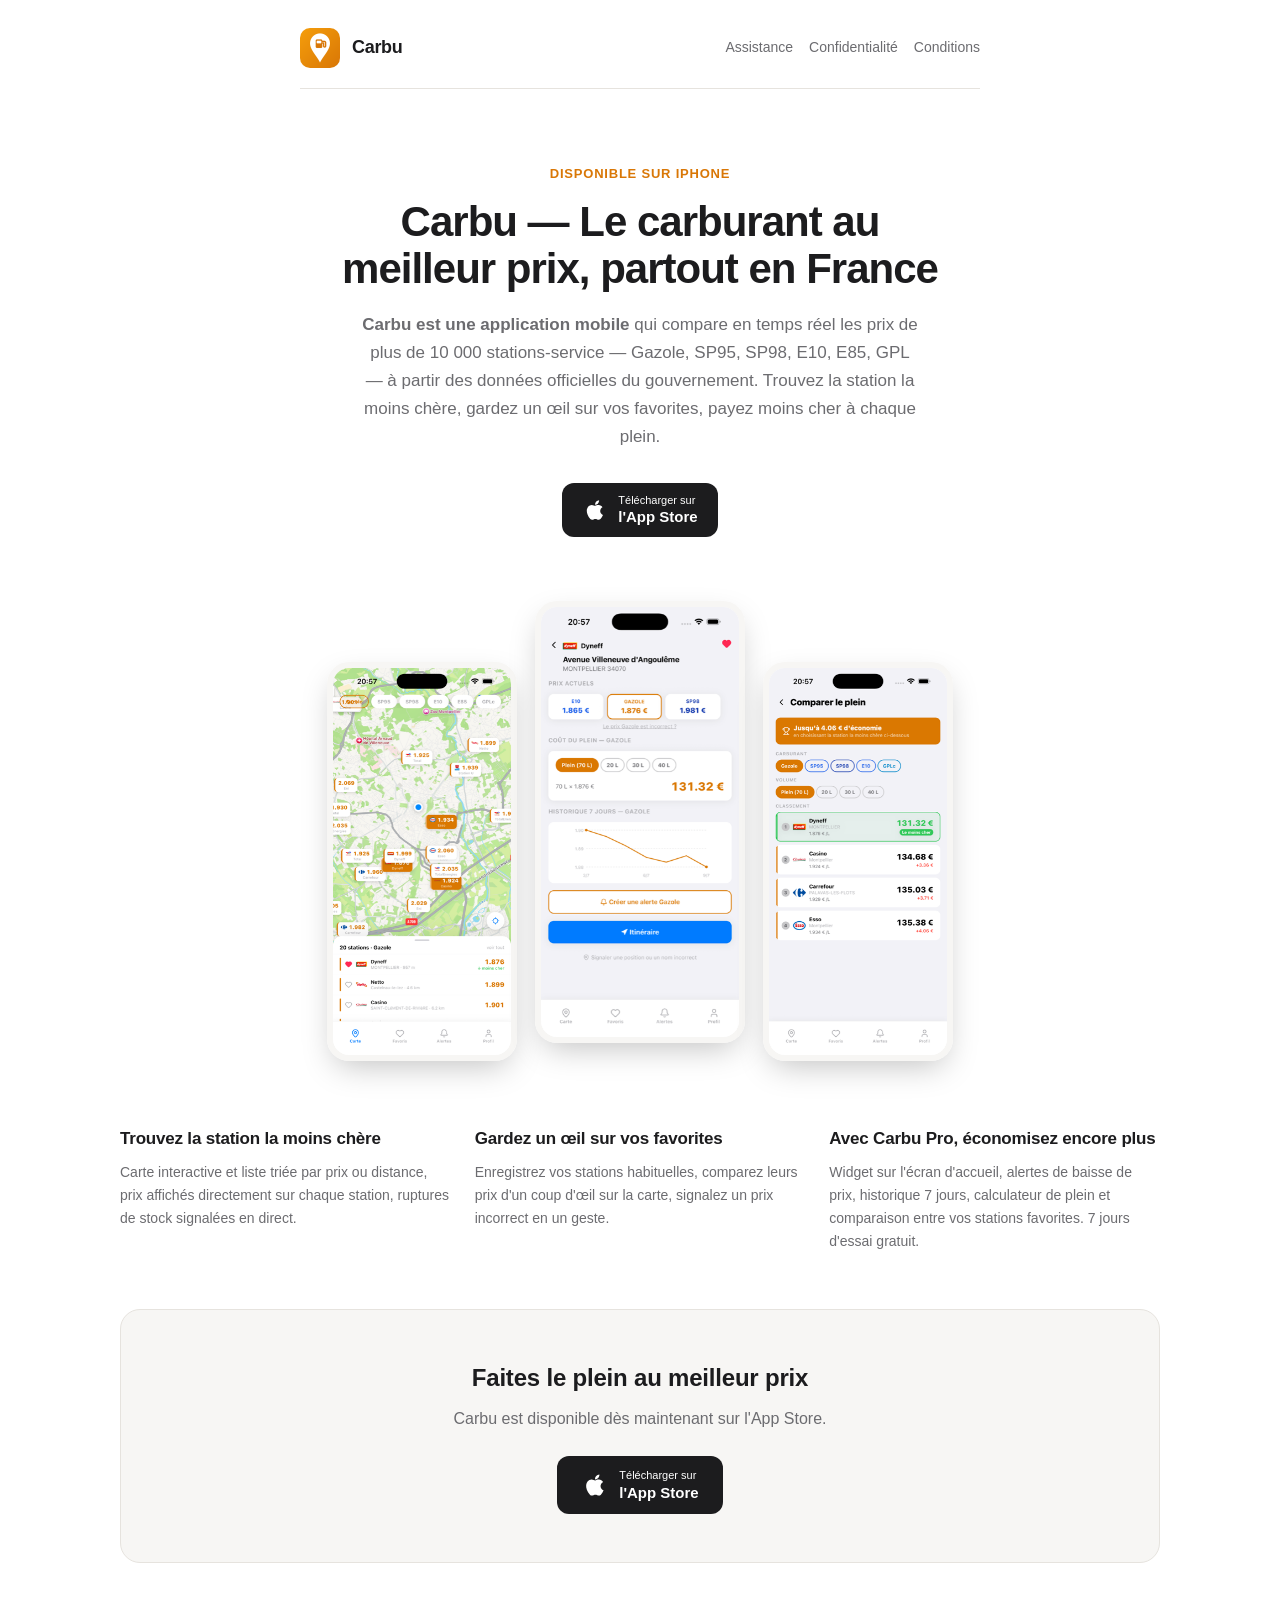
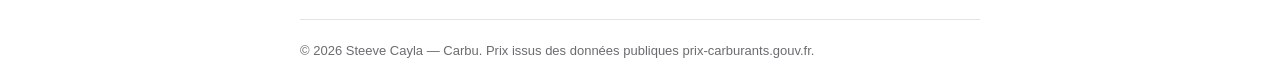
<file: index.html>
<!DOCTYPE html>
<html lang="fr">
<head>
  <meta charset="utf-8">
  <meta name="viewport" content="width=device-width, initial-scale=1">
  <title>Carbu — Le carburant au meilleur prix</title>
  <meta name="description" content="Carbu compare en temps réel les prix de plus de 10 000 stations-service en France. Trouvez la station la moins chère, gardez un œil sur vos favorites, économisez à chaque plein.">
  <link rel="stylesheet" href="style.css">
  <link rel="icon" type="image/png" href="icon.png">
</head>
<body class="landing">
  <header>
    <img class="mark" src="icon.png" alt="Carbu">
    <span class="name">Carbu</span>
    <nav>
      <a href="support.html">Assistance</a>
      <a href="privacy.html">Confidentialité</a>
      <a href="terms.html">Conditions</a>
    </nav>
  </header>

  <main class="landing-main">
    <section class="hero">
      <p class="eyebrow">Disponible sur iPhone</p>
      <h1>Carbu — Le carburant au<br>meilleur prix, partout en France</h1>
      <p class="lead"><strong>Carbu est une application mobile</strong> qui compare en temps réel les prix de plus de 10&nbsp;000 stations-service
        — Gazole, SP95, SP98, E10, E85, GPL — à partir des données officielles du gouvernement.
        Trouvez la station la moins chère, gardez un œil sur vos favorites, payez moins cher à chaque plein.</p>

      <a class="store-badge" href="https://apps.apple.com/fr/app/carbu-carburant-malin/id6787027385" target="_blank" rel="noopener">
        <svg viewBox="0 0 24 24" width="26" height="26" fill="currentColor" aria-hidden="true">
          <path d="M17.05 20.28c-.98.95-2.05.88-3.08.4-1.09-.5-2.08-.52-3.24 0-1.44.63-2.2.44-3.06-.4C2.79 15.25 3.51 7.59 9.05 7.31c1.35.07 2.29.74 3.08.8.93-.19 1.9-.87 3.23-.75 1.6.13 2.8.83 3.55 1.99-3.2 1.92-2.54 6.03.43 7.2-.5 1.28-1.14 2.55-2.29 3.73ZM12.03 7.25c-.15-2.24 1.66-4.09 3.72-4.25.28 2.15-1.94 4.4-3.72 4.25Z"/>
        </svg>
        <span>Télécharger sur<br><strong>l'App Store</strong></span>
      </a>
    </section>

    <section class="shots" aria-label="Aperçu de l'application">
      <img src="shots/01-carte.png" alt="Carte des stations avec prix">
      <img src="shots/03-station.png" alt="Fiche station avec historique et itinéraire" class="raise">
      <img src="shots/04-comparaison.png" alt="Comparaison du coût du plein entre favoris">
    </section>

    <section class="features">
      <div class="feature">
        <h2>Trouvez la station la moins chère</h2>
        <p>Carte interactive et liste triée par prix ou distance, prix affichés directement sur chaque station, ruptures de stock signalées en direct.</p>
      </div>
      <div class="feature">
        <h2>Gardez un œil sur vos favorites</h2>
        <p>Enregistrez vos stations habituelles, comparez leurs prix d'un coup d'œil sur la carte, signalez un prix incorrect en un geste.</p>
      </div>
      <div class="feature">
        <h2>Avec Carbu Pro, économisez encore plus</h2>
        <p>Widget sur l'écran d'accueil, alertes de baisse de prix, historique 7 jours, calculateur de plein et comparaison entre vos stations favorites. 7 jours d'essai gratuit.</p>
      </div>
    </section>

    <section class="cta">
      <h2>Faites le plein au meilleur prix</h2>
      <p>Carbu est disponible dès maintenant sur l'App Store.</p>
      <a class="store-badge store-badge--big" href="https://apps.apple.com/fr/app/carbu-carburant-malin/id6787027385" target="_blank" rel="noopener">
        <svg viewBox="0 0 24 24" width="28" height="28" fill="currentColor" aria-hidden="true">
          <path d="M17.05 20.28c-.98.95-2.05.88-3.08.4-1.09-.5-2.08-.52-3.24 0-1.44.63-2.2.44-3.06-.4C2.79 15.25 3.51 7.59 9.05 7.31c1.35.07 2.29.74 3.08.8.93-.19 1.9-.87 3.23-.75 1.6.13 2.8.83 3.55 1.99-3.2 1.92-2.54 6.03.43 7.2-.5 1.28-1.14 2.55-2.29 3.73ZM12.03 7.25c-.15-2.24 1.66-4.09 3.72-4.25.28 2.15-1.94 4.4-3.72 4.25Z"/>
        </svg>
        <span>Télécharger sur<br><strong>l'App Store</strong></span>
      </a>
    </section>
  </main>

  <footer>© 2026 Steeve Cayla — Carbu. Prix issus des données publiques prix-carburants.gouv.fr.</footer>
</body>
</html>
</file>
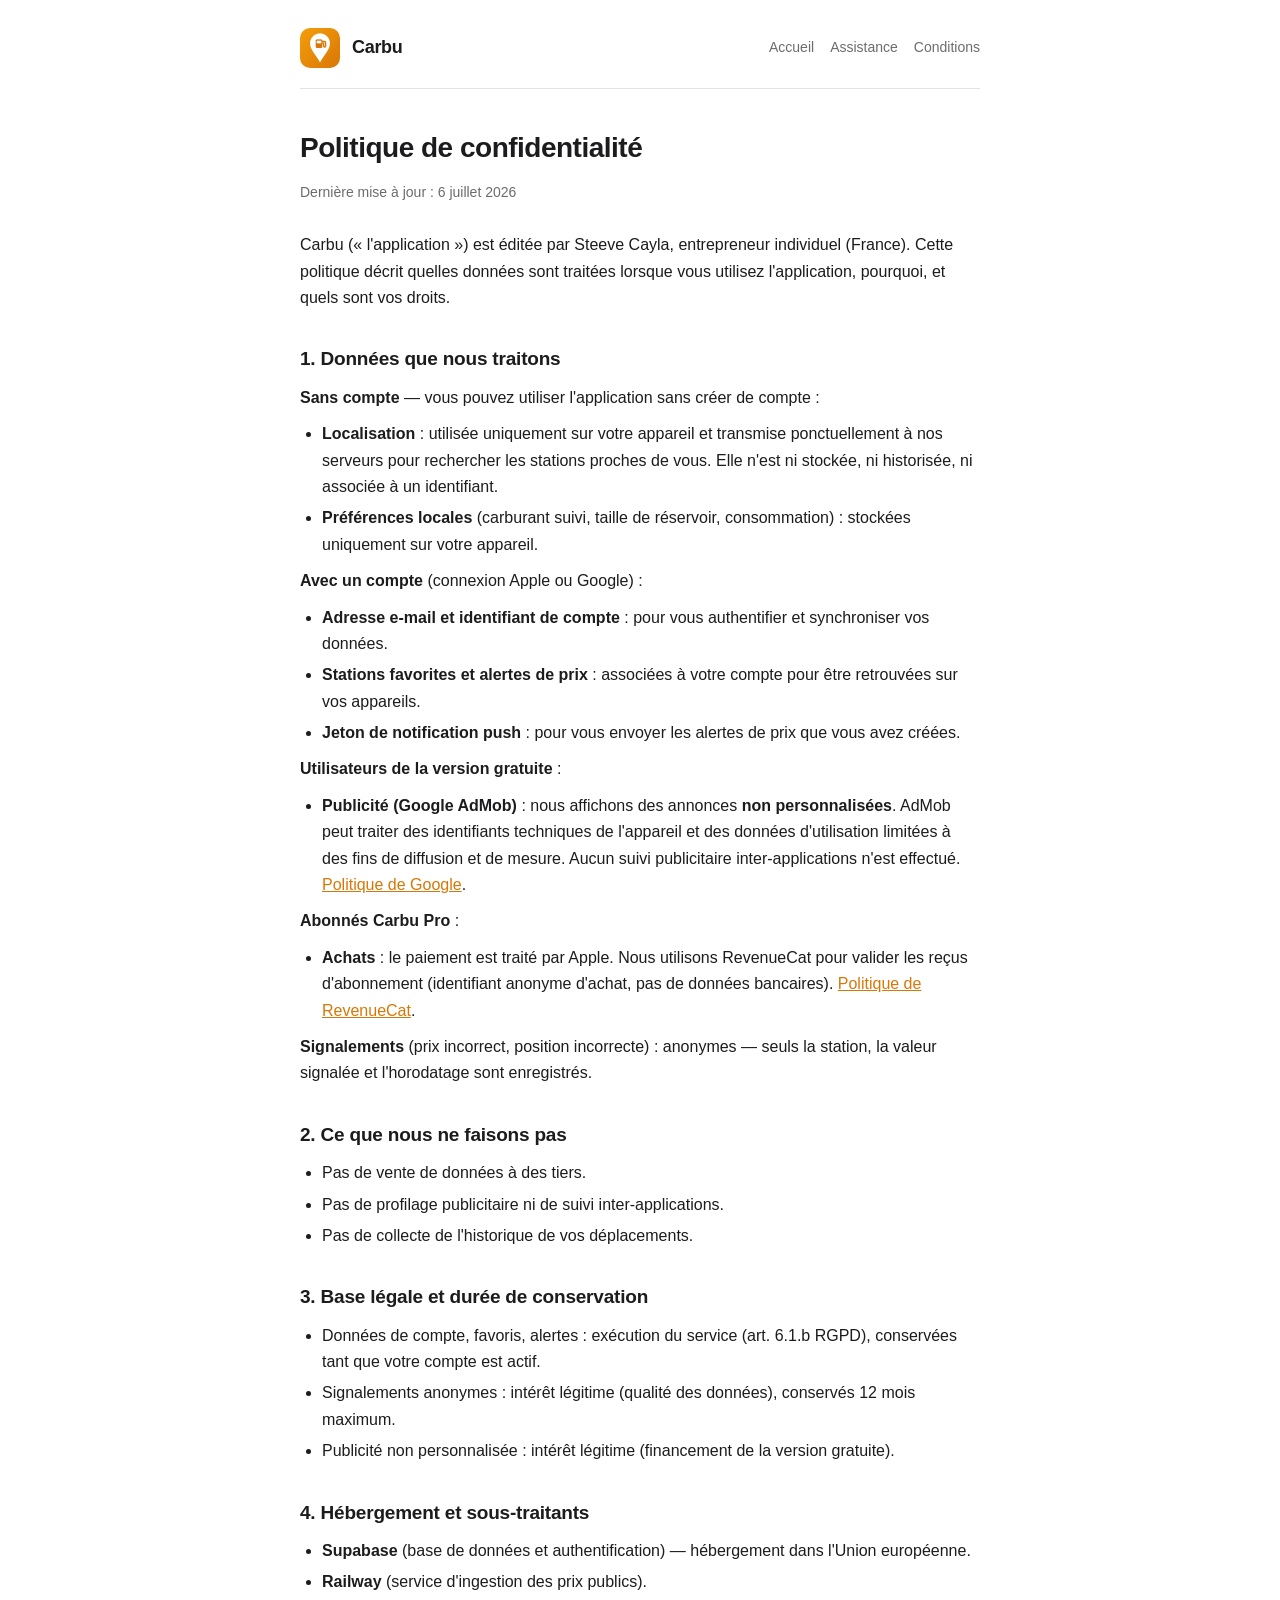
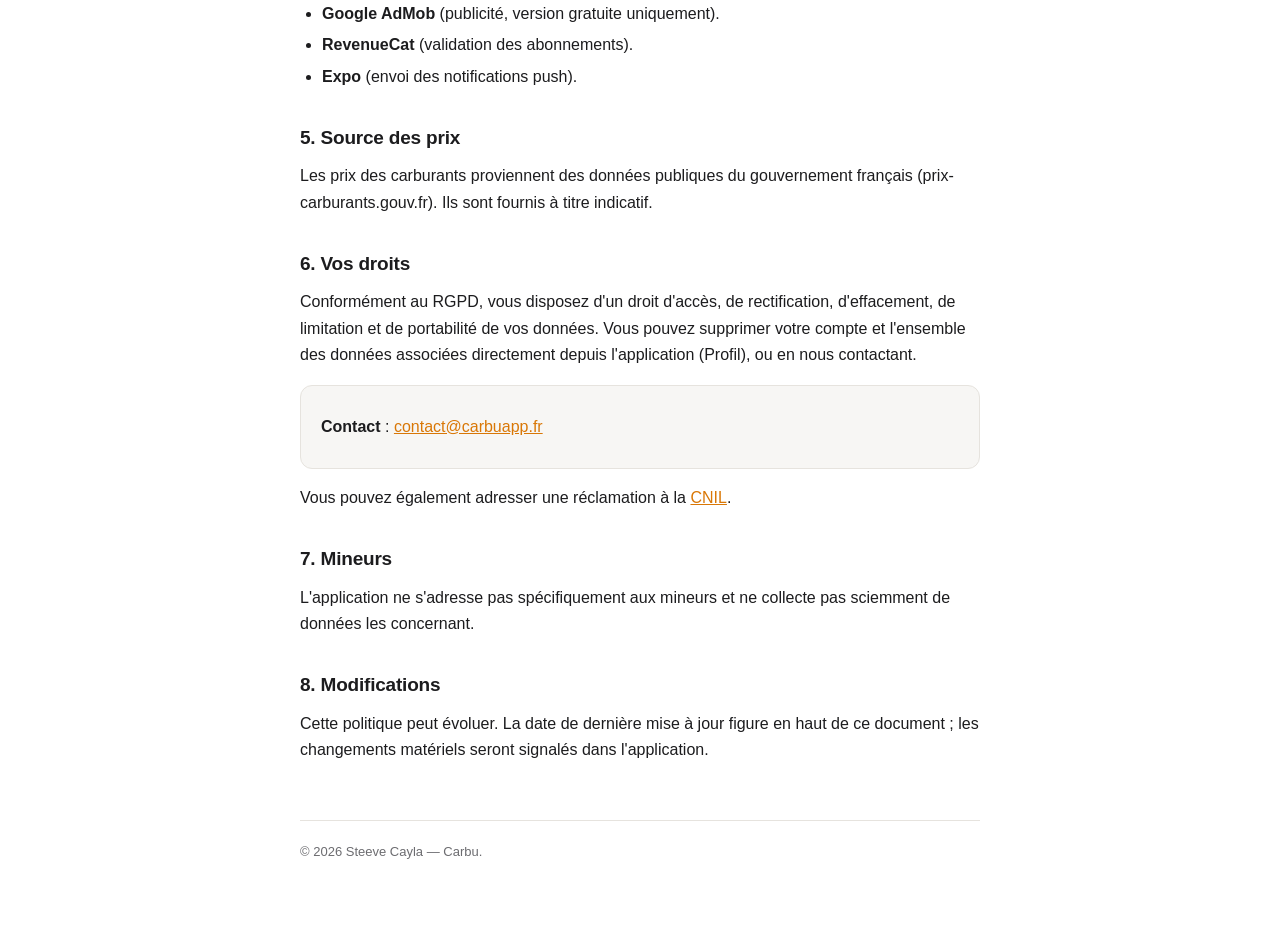
<file: privacy.html>
<!DOCTYPE html>
<html lang="fr">
<head>
  <meta charset="utf-8">
  <meta name="viewport" content="width=device-width, initial-scale=1">
  <title>Politique de confidentialité — Carbu</title>
  <link rel="stylesheet" href="style.css">
  <link rel="icon" type="image/png" href="icon.png">
</head>
<body>
  <header>
    <img class="mark" src="icon.png" alt="Carbu">
    <span class="name">Carbu</span>
    <nav>
      <a href="index.html">Accueil</a>
      <a href="support.html">Assistance</a>
      <a href="terms.html">Conditions</a>
    </nav>
  </header>
  <main>
    <h1>Politique de confidentialité</h1>
    <p class="updated">Dernière mise à jour : 6 juillet 2026</p>

    <p>Carbu (« l'application ») est éditée par Steeve Cayla, entrepreneur individuel (France).
    Cette politique décrit quelles données sont traitées lorsque vous utilisez l'application,
    pourquoi, et quels sont vos droits.</p>

    <h2>1. Données que nous traitons</h2>
    <p><strong>Sans compte</strong> — vous pouvez utiliser l'application sans créer de compte :</p>
    <ul>
      <li><strong>Localisation</strong> : utilisée uniquement sur votre appareil et transmise
      ponctuellement à nos serveurs pour rechercher les stations proches de vous. Elle n'est ni
      stockée, ni historisée, ni associée à un identifiant.</li>
      <li><strong>Préférences locales</strong> (carburant suivi, taille de réservoir,
      consommation) : stockées uniquement sur votre appareil.</li>
    </ul>
    <p><strong>Avec un compte</strong> (connexion Apple ou Google) :</p>
    <ul>
      <li><strong>Adresse e-mail et identifiant de compte</strong> : pour vous authentifier et
      synchroniser vos données.</li>
      <li><strong>Stations favorites et alertes de prix</strong> : associées à votre compte pour
      être retrouvées sur vos appareils.</li>
      <li><strong>Jeton de notification push</strong> : pour vous envoyer les alertes de prix que
      vous avez créées.</li>
    </ul>
    <p><strong>Utilisateurs de la version gratuite</strong> :</p>
    <ul>
      <li><strong>Publicité (Google AdMob)</strong> : nous affichons des annonces
      <strong>non personnalisées</strong>. AdMob peut traiter des identifiants techniques de
      l'appareil et des données d'utilisation limitées à des fins de diffusion et de mesure.
      Aucun suivi publicitaire inter-applications n'est effectué.
      <a href="https://policies.google.com/privacy">Politique de Google</a>.</li>
    </ul>
    <p><strong>Abonnés Carbu Pro</strong> :</p>
    <ul>
      <li><strong>Achats</strong> : le paiement est traité par Apple. Nous utilisons RevenueCat
      pour valider les reçus d'abonnement (identifiant anonyme d'achat, pas de données
      bancaires). <a href="https://www.revenuecat.com/privacy">Politique de RevenueCat</a>.</li>
    </ul>
    <p><strong>Signalements</strong> (prix incorrect, position incorrecte) : anonymes — seuls la
    station, la valeur signalée et l'horodatage sont enregistrés.</p>

    <h2>2. Ce que nous ne faisons pas</h2>
    <ul>
      <li>Pas de vente de données à des tiers.</li>
      <li>Pas de profilage publicitaire ni de suivi inter-applications.</li>
      <li>Pas de collecte de l'historique de vos déplacements.</li>
    </ul>

    <h2>3. Base légale et durée de conservation</h2>
    <ul>
      <li>Données de compte, favoris, alertes : exécution du service (art. 6.1.b RGPD),
      conservées tant que votre compte est actif.</li>
      <li>Signalements anonymes : intérêt légitime (qualité des données), conservés 12 mois
      maximum.</li>
      <li>Publicité non personnalisée : intérêt légitime (financement de la version gratuite).</li>
    </ul>

    <h2>4. Hébergement et sous-traitants</h2>
    <ul>
      <li><strong>Supabase</strong> (base de données et authentification) — hébergement dans
      l'Union européenne.</li>
      <li><strong>Railway</strong> (service d'ingestion des prix publics).</li>
      <li><strong>Google AdMob</strong> (publicité, version gratuite uniquement).</li>
      <li><strong>RevenueCat</strong> (validation des abonnements).</li>
      <li><strong>Expo</strong> (envoi des notifications push).</li>
    </ul>

    <h2>5. Source des prix</h2>
    <p>Les prix des carburants proviennent des données publiques du gouvernement français
    (prix-carburants.gouv.fr). Ils sont fournis à titre indicatif.</p>

    <h2>6. Vos droits</h2>
    <p>Conformément au RGPD, vous disposez d'un droit d'accès, de rectification, d'effacement,
    de limitation et de portabilité de vos données. Vous pouvez supprimer votre compte et
    l'ensemble des données associées directement depuis l'application (Profil), ou en nous
    contactant.</p>
    <div class="card">
      <p><strong>Contact</strong> : <a href="mailto:contact@carbuapp.fr">contact@carbuapp.fr</a></p>
    </div>
    <p>Vous pouvez également adresser une réclamation à la <a href="https://www.cnil.fr">CNIL</a>.</p>

    <h2>7. Mineurs</h2>
    <p>L'application ne s'adresse pas spécifiquement aux mineurs et ne collecte pas sciemment de
    données les concernant.</p>

    <h2>8. Modifications</h2>
    <p>Cette politique peut évoluer. La date de dernière mise à jour figure en haut de ce
    document ; les changements matériels seront signalés dans l'application.</p>
  </main>
  <footer>© 2026 Steeve Cayla — Carbu.</footer>
</body>
</html>
</file>
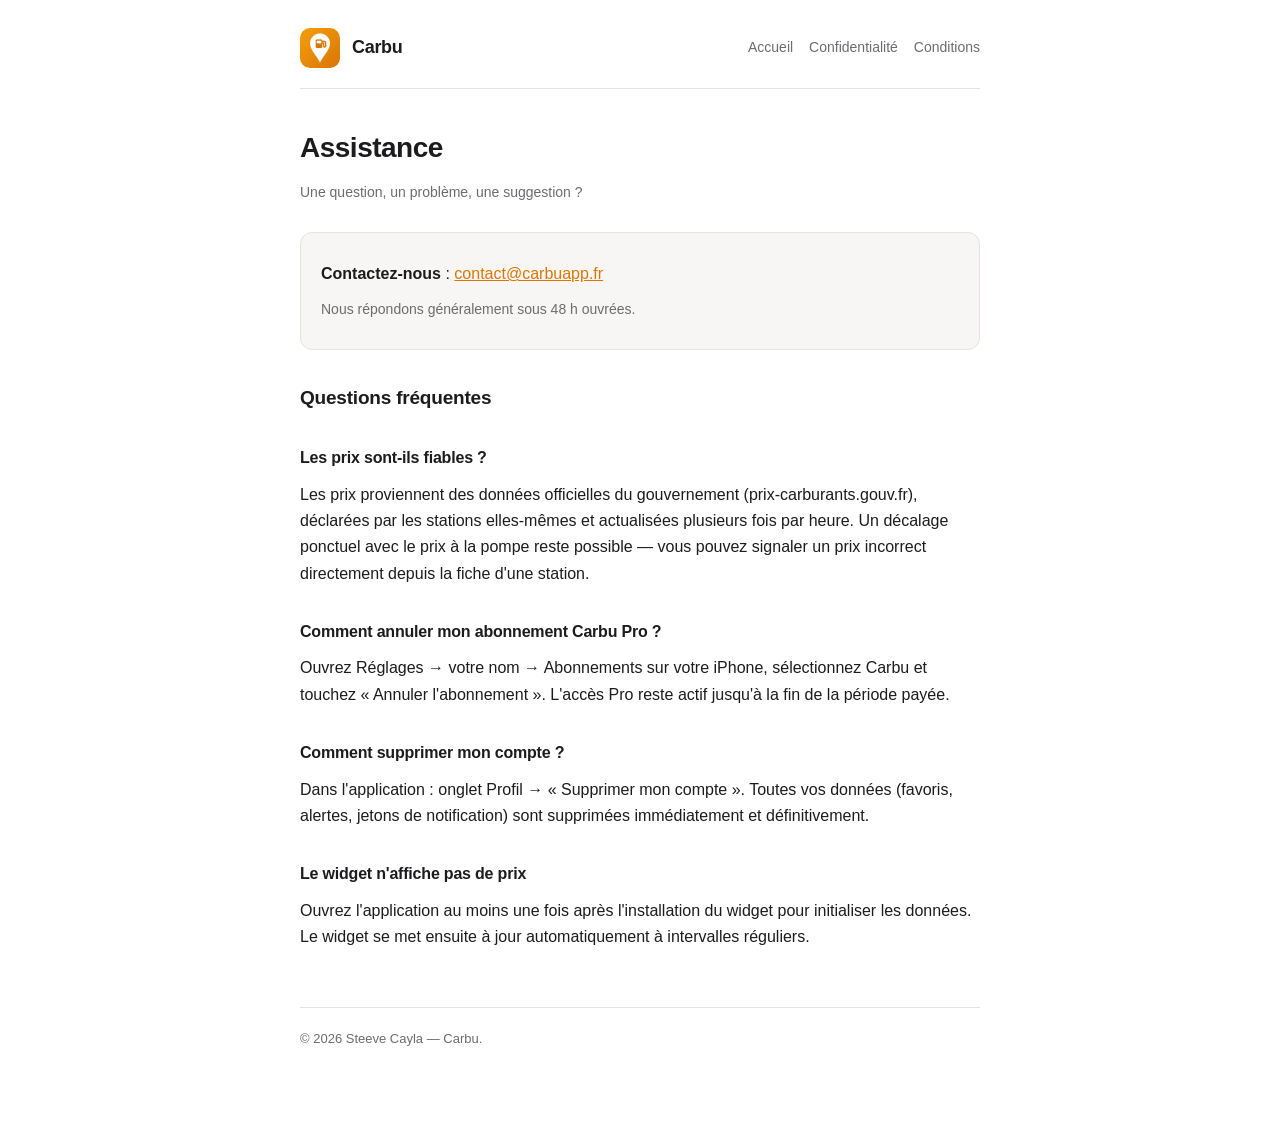
<file: support.html>
<!DOCTYPE html>
<html lang="fr">
<head>
  <meta charset="utf-8">
  <meta name="viewport" content="width=device-width, initial-scale=1">
  <title>Assistance — Carbu</title>
  <link rel="stylesheet" href="style.css">
  <link rel="icon" type="image/png" href="icon.png">
</head>
<body>
  <header>
    <img class="mark" src="icon.png" alt="Carbu">
    <span class="name">Carbu</span>
    <nav>
      <a href="index.html">Accueil</a>
      <a href="privacy.html">Confidentialité</a>
      <a href="terms.html">Conditions</a>
    </nav>
  </header>
  <main>
    <h1>Assistance</h1>
    <p class="updated">Une question, un problème, une suggestion ?</p>

    <div class="card">
      <p><strong>Contactez-nous</strong> : <a href="mailto:contact@carbuapp.fr">contact@carbuapp.fr</a></p>
      <p class="muted">Nous répondons généralement sous 48 h ouvrées.</p>
    </div>

    <h2>Questions fréquentes</h2>

    <h2 style="font-size:16px">Les prix sont-ils fiables ?</h2>
    <p>Les prix proviennent des données officielles du gouvernement
    (prix-carburants.gouv.fr), déclarées par les stations elles-mêmes et actualisées plusieurs
    fois par heure. Un décalage ponctuel avec le prix à la pompe reste possible — vous pouvez
    signaler un prix incorrect directement depuis la fiche d'une station.</p>

    <h2 style="font-size:16px">Comment annuler mon abonnement Carbu Pro ?</h2>
    <p>Ouvrez Réglages → votre nom → Abonnements sur votre iPhone, sélectionnez Carbu et
    touchez « Annuler l'abonnement ». L'accès Pro reste actif jusqu'à la fin de la période
    payée.</p>

    <h2 style="font-size:16px">Comment supprimer mon compte ?</h2>
    <p>Dans l'application : onglet Profil → « Supprimer mon compte ». Toutes vos données
    (favoris, alertes, jetons de notification) sont supprimées immédiatement et
    définitivement.</p>

    <h2 style="font-size:16px">Le widget n'affiche pas de prix</h2>
    <p>Ouvrez l'application au moins une fois après l'installation du widget pour initialiser
    les données. Le widget se met ensuite à jour automatiquement à intervalles réguliers.</p>
  </main>
  <footer>© 2026 Steeve Cayla — Carbu.</footer>
</body>
</html>
</file>
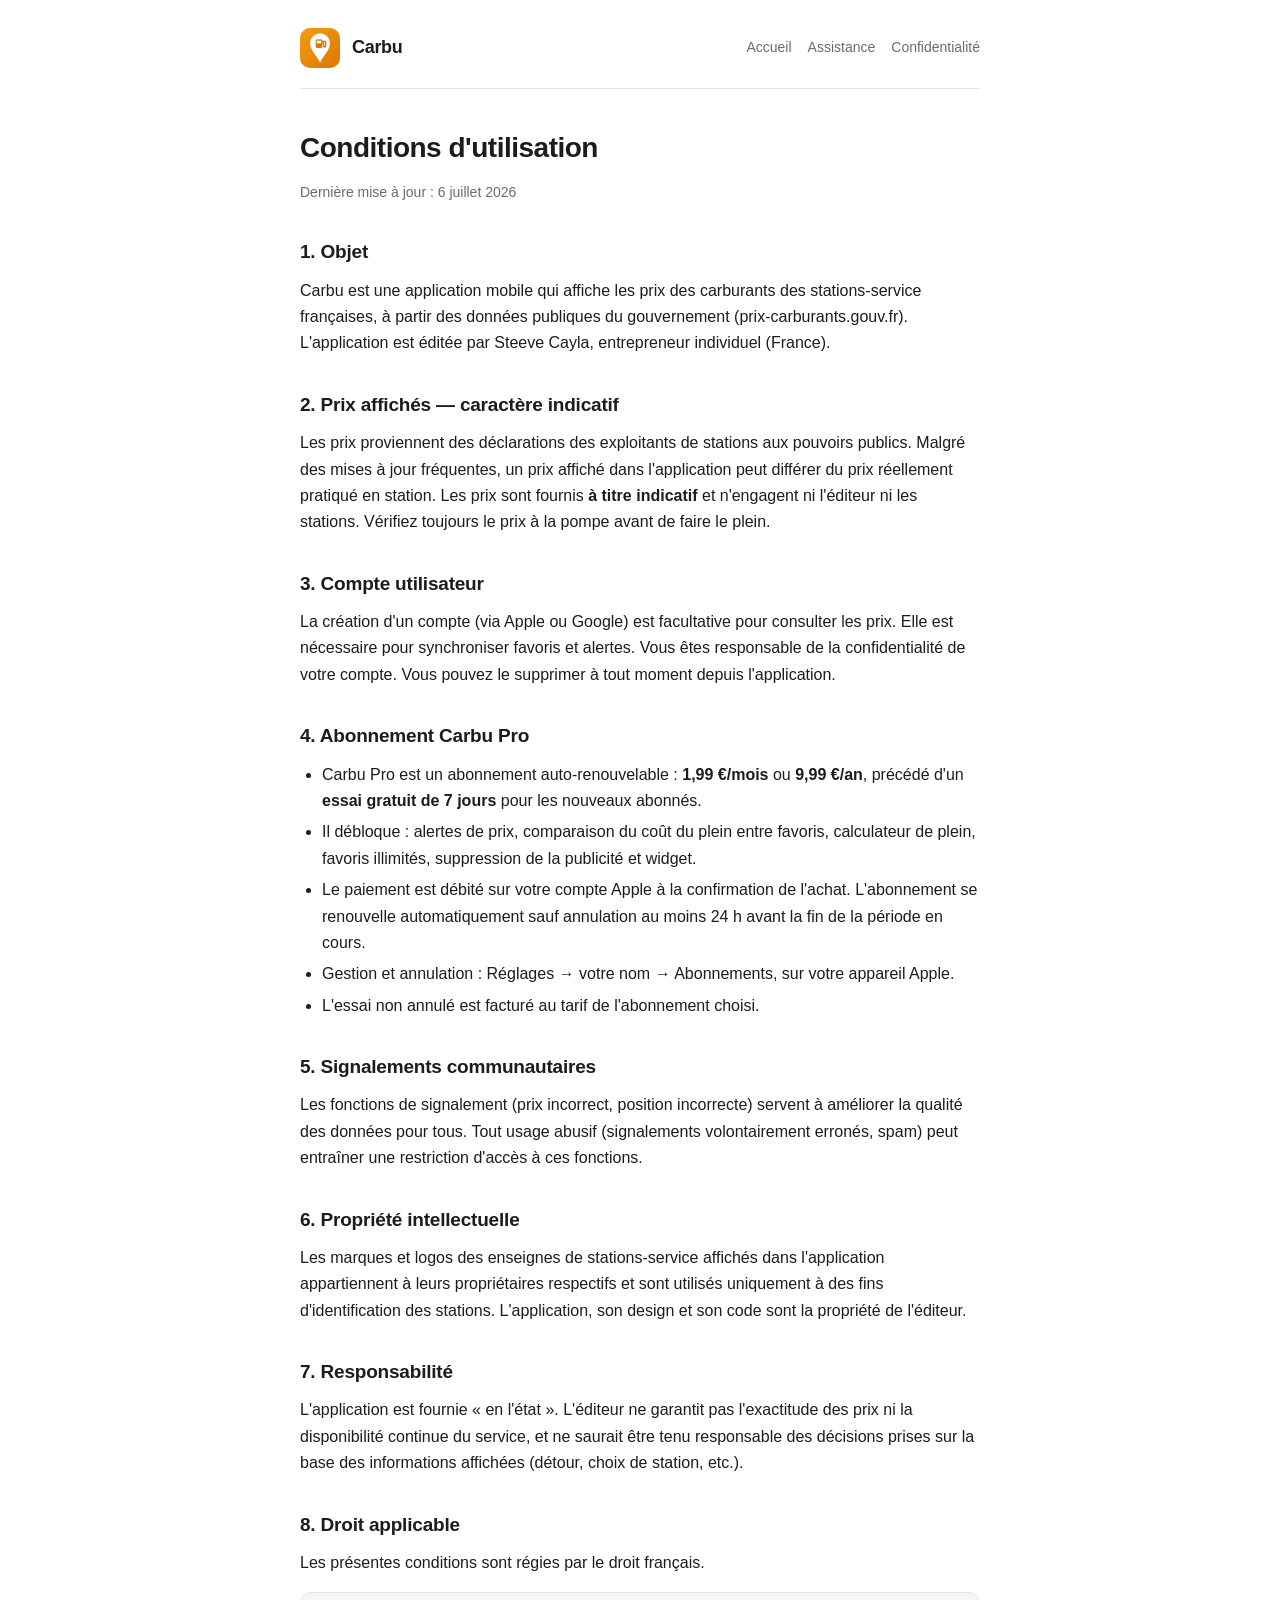
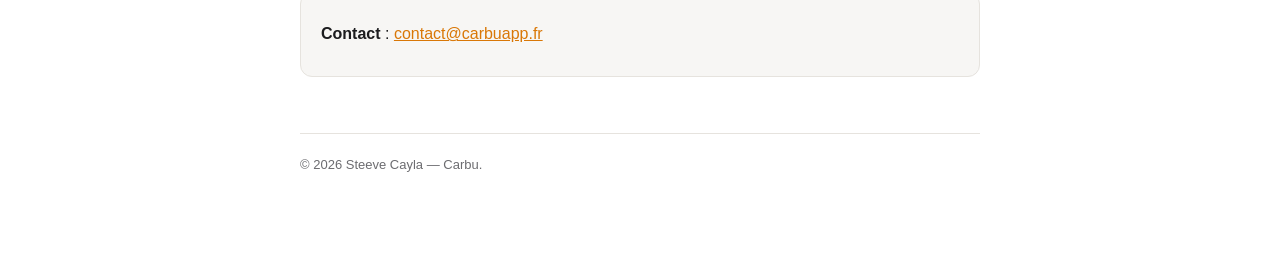
<file: terms.html>
<!DOCTYPE html>
<html lang="fr">
<head>
  <meta charset="utf-8">
  <meta name="viewport" content="width=device-width, initial-scale=1">
  <title>Conditions d'utilisation — Carbu</title>
  <link rel="stylesheet" href="style.css">
  <link rel="icon" type="image/png" href="icon.png">
</head>
<body>
  <header>
    <img class="mark" src="icon.png" alt="Carbu">
    <span class="name">Carbu</span>
    <nav>
      <a href="index.html">Accueil</a>
      <a href="support.html">Assistance</a>
      <a href="privacy.html">Confidentialité</a>
    </nav>
  </header>
  <main>
    <h1>Conditions d'utilisation</h1>
    <p class="updated">Dernière mise à jour : 6 juillet 2026</p>

    <h2>1. Objet</h2>
    <p>Carbu est une application mobile qui affiche les prix des carburants des stations-service
    françaises, à partir des données publiques du gouvernement (prix-carburants.gouv.fr).
    L'application est éditée par Steeve Cayla, entrepreneur individuel (France).</p>

    <h2>2. Prix affichés — caractère indicatif</h2>
    <p>Les prix proviennent des déclarations des exploitants de stations aux pouvoirs publics.
    Malgré des mises à jour fréquentes, un prix affiché dans l'application peut différer du prix
    réellement pratiqué en station. Les prix sont fournis <strong>à titre indicatif</strong> et
    n'engagent ni l'éditeur ni les stations. Vérifiez toujours le prix à la pompe avant de faire
    le plein.</p>

    <h2>3. Compte utilisateur</h2>
    <p>La création d'un compte (via Apple ou Google) est facultative pour consulter les prix.
    Elle est nécessaire pour synchroniser favoris et alertes. Vous êtes responsable de la
    confidentialité de votre compte. Vous pouvez le supprimer à tout moment depuis
    l'application.</p>

    <h2>4. Abonnement Carbu Pro</h2>
    <ul>
      <li>Carbu Pro est un abonnement auto-renouvelable : <strong>1,99 €/mois</strong> ou
      <strong>9,99 €/an</strong>, précédé d'un <strong>essai gratuit de 7 jours</strong> pour
      les nouveaux abonnés.</li>
      <li>Il débloque : alertes de prix, comparaison du coût du plein entre favoris, calculateur
      de plein, favoris illimités, suppression de la publicité et widget.</li>
      <li>Le paiement est débité sur votre compte Apple à la confirmation de l'achat.
      L'abonnement se renouvelle automatiquement sauf annulation au moins 24 h avant la fin de
      la période en cours.</li>
      <li>Gestion et annulation : Réglages → votre nom → Abonnements, sur votre appareil
      Apple.</li>
      <li>L'essai non annulé est facturé au tarif de l'abonnement choisi.</li>
    </ul>

    <h2>5. Signalements communautaires</h2>
    <p>Les fonctions de signalement (prix incorrect, position incorrecte) servent à améliorer la
    qualité des données pour tous. Tout usage abusif (signalements volontairement erronés, spam)
    peut entraîner une restriction d'accès à ces fonctions.</p>

    <h2>6. Propriété intellectuelle</h2>
    <p>Les marques et logos des enseignes de stations-service affichés dans l'application
    appartiennent à leurs propriétaires respectifs et sont utilisés uniquement à des fins
    d'identification des stations. L'application, son design et son code sont la propriété de
    l'éditeur.</p>

    <h2>7. Responsabilité</h2>
    <p>L'application est fournie « en l'état ». L'éditeur ne garantit pas l'exactitude des prix
    ni la disponibilité continue du service, et ne saurait être tenu responsable des décisions
    prises sur la base des informations affichées (détour, choix de station, etc.).</p>

    <h2>8. Droit applicable</h2>
    <p>Les présentes conditions sont régies par le droit français.</p>

    <div class="card">
      <p><strong>Contact</strong> : <a href="mailto:contact@carbuapp.fr">contact@carbuapp.fr</a></p>
    </div>
  </main>
  <footer>© 2026 Steeve Cayla — Carbu.</footer>
</body>
</html>
</file>
<file: style.css>
:root {
  --accent: #D97706;
  --text: #1c1c1e;
  --text-soft: #6c6c70;
  --bg: #ffffff;
  --surface: #f7f6f4;
  --border: #e6e3de;
}
@media (prefers-color-scheme: dark) {
  :root {
    --text: #f2f2f7;
    --text-soft: #a3a3ab;
    --bg: #121214;
    --surface: #1d1d20;
    --border: #2e2e33;
  }
}
* { box-sizing: border-box; margin: 0; }
body {
  font-family: -apple-system, BlinkMacSystemFont, "Segoe UI", Roboto, sans-serif;
  color: var(--text);
  background: var(--bg);
  line-height: 1.65;
  padding: 0 20px 80px;
}
header {
  max-width: 680px;
  margin: 0 auto;
  padding: 28px 0 20px;
  display: flex;
  align-items: center;
  gap: 12px;
  border-bottom: 1px solid var(--border);
}
header .mark {
  width: 40px; height: 40px; border-radius: 10px;
  display: block;
}
header .name { font-weight: 800; font-size: 18px; letter-spacing: -0.3px; }
header nav { margin-left: auto; display: flex; gap: 16px; }
header nav a { color: var(--text-soft); text-decoration: none; font-size: 14px; }
header nav a:hover { color: var(--accent); }
main { max-width: 680px; margin: 0 auto; }
h1 { font-size: 28px; letter-spacing: -0.5px; margin: 36px 0 6px; }
.updated { color: var(--text-soft); font-size: 14px; margin-bottom: 28px; }
h2 { font-size: 19px; margin: 32px 0 10px; letter-spacing: -0.2px; }
p, li { font-size: 16px; color: var(--text); }
p { margin: 10px 0; }
ul { padding-left: 22px; margin: 10px 0; }
li { margin: 5px 0; }
a { color: var(--accent); }
.card {
  background: var(--surface);
  border: 1px solid var(--border);
  border-radius: 12px;
  padding: 18px 20px;
  margin: 16px 0;
}
.muted { color: var(--text-soft); font-size: 14px; }
footer {
  max-width: 680px;
  margin: 56px auto 0;
  padding-top: 20px;
  border-top: 1px solid var(--border);
  color: var(--text-soft);
  font-size: 13px;
}

/* ---------- Landing page ---------- */
body.landing { padding-bottom: 0; }
.landing-main { max-width: 1040px; }

.hero {
  text-align: center;
  padding: 64px 0 24px;
  max-width: 720px;
  margin: 0 auto;
}
.eyebrow {
  color: var(--accent);
  font-size: 13px;
  font-weight: 700;
  letter-spacing: 0.06em;
  text-transform: uppercase;
  margin-bottom: 14px;
}
.hero h1 {
  font-size: 42px;
  line-height: 1.12;
  letter-spacing: -1px;
  margin: 0 0 18px;
  font-weight: 800;
}
.hero .lead {
  font-size: 17px;
  color: var(--text-soft);
  max-width: 560px;
  margin: 0 auto 32px;
}

.store-badge {
  display: inline-flex;
  align-items: center;
  gap: 10px;
  background: var(--text);
  color: var(--bg);
  border-radius: 12px;
  padding: 10px 20px;
  text-decoration: none;
  transition: opacity 0.15s ease;
}
.store-badge:hover { opacity: 0.85; }
.store-badge span { font-size: 11px; line-height: 1.3; text-align: left; }
.store-badge strong { font-size: 15px; }
.store-badge--big { padding: 12px 24px; }

.shots {
  display: flex;
  justify-content: center;
  align-items: flex-end;
  gap: 18px;
  padding: 40px 0 56px;
  overflow-x: auto;
}
.shots img {
  width: 190px;
  border-radius: 22px;
  border: 6px solid var(--surface);
  box-shadow: 0 12px 32px -8px rgba(0,0,0,0.25);
  display: block;
}
.shots img.raise { width: 210px; margin-bottom: 18px; }

.features {
  display: grid;
  grid-template-columns: repeat(3, 1fr);
  gap: 24px;
  padding: 8px 0 56px;
}
.feature h2 {
  font-size: 17px;
  margin: 0 0 8px;
}
.feature p {
  font-size: 14px;
  color: var(--text-soft);
  margin: 0;
}

.cta {
  text-align: center;
  background: var(--surface);
  border: 1px solid var(--border);
  border-radius: 20px;
  padding: 48px 24px;
  margin-bottom: 56px;
}
.cta h2 { font-size: 24px; margin: 0 0 8px; }
.cta p { color: var(--text-soft); margin: 0 0 24px; }

@media (max-width: 640px) {
  .hero { padding-top: 44px; }
  .hero h1 { font-size: 30px; }
  .features { grid-template-columns: 1fr; }
  .shots img { width: 140px; }
  .shots img.raise { width: 156px; }
}

/* ---------- Parrainage (404.html /r/CODE) ---------- */
.referral-hero { padding-bottom: 48px; }
.referral-code-box {
  display: inline-flex;
  align-items: center;
  gap: 14px;
  background: var(--surface);
  border: 1px solid var(--border);
  border-radius: 14px;
  padding: 14px 20px;
  margin-bottom: 28px;
}
.referral-code {
  font-size: 26px;
  font-weight: 800;
  letter-spacing: 0.12em;
  font-variant-numeric: tabular-nums;
}
.referral-copy {
  font: inherit;
  font-size: 13px;
  font-weight: 700;
  color: var(--bg);
  background: var(--accent);
  border: none;
  border-radius: 8px;
  padding: 8px 14px;
  cursor: pointer;
  transition: opacity 0.15s ease;
}
.referral-copy:hover { opacity: 0.85; }
.store-badges {
  display: flex;
  justify-content: center;
  gap: 14px;
  flex-wrap: wrap;
  margin-bottom: 10px;
}
.referral-android-note { margin-bottom: 32px; }
.referral-steps {
  text-align: left;
  max-width: 420px;
  margin: 0 auto;
  padding-left: 22px;
  color: var(--text-soft);
  font-size: 15px;
}
.referral-steps li { margin: 8px 0; }
.referral-steps strong { color: var(--text); }
</file>
